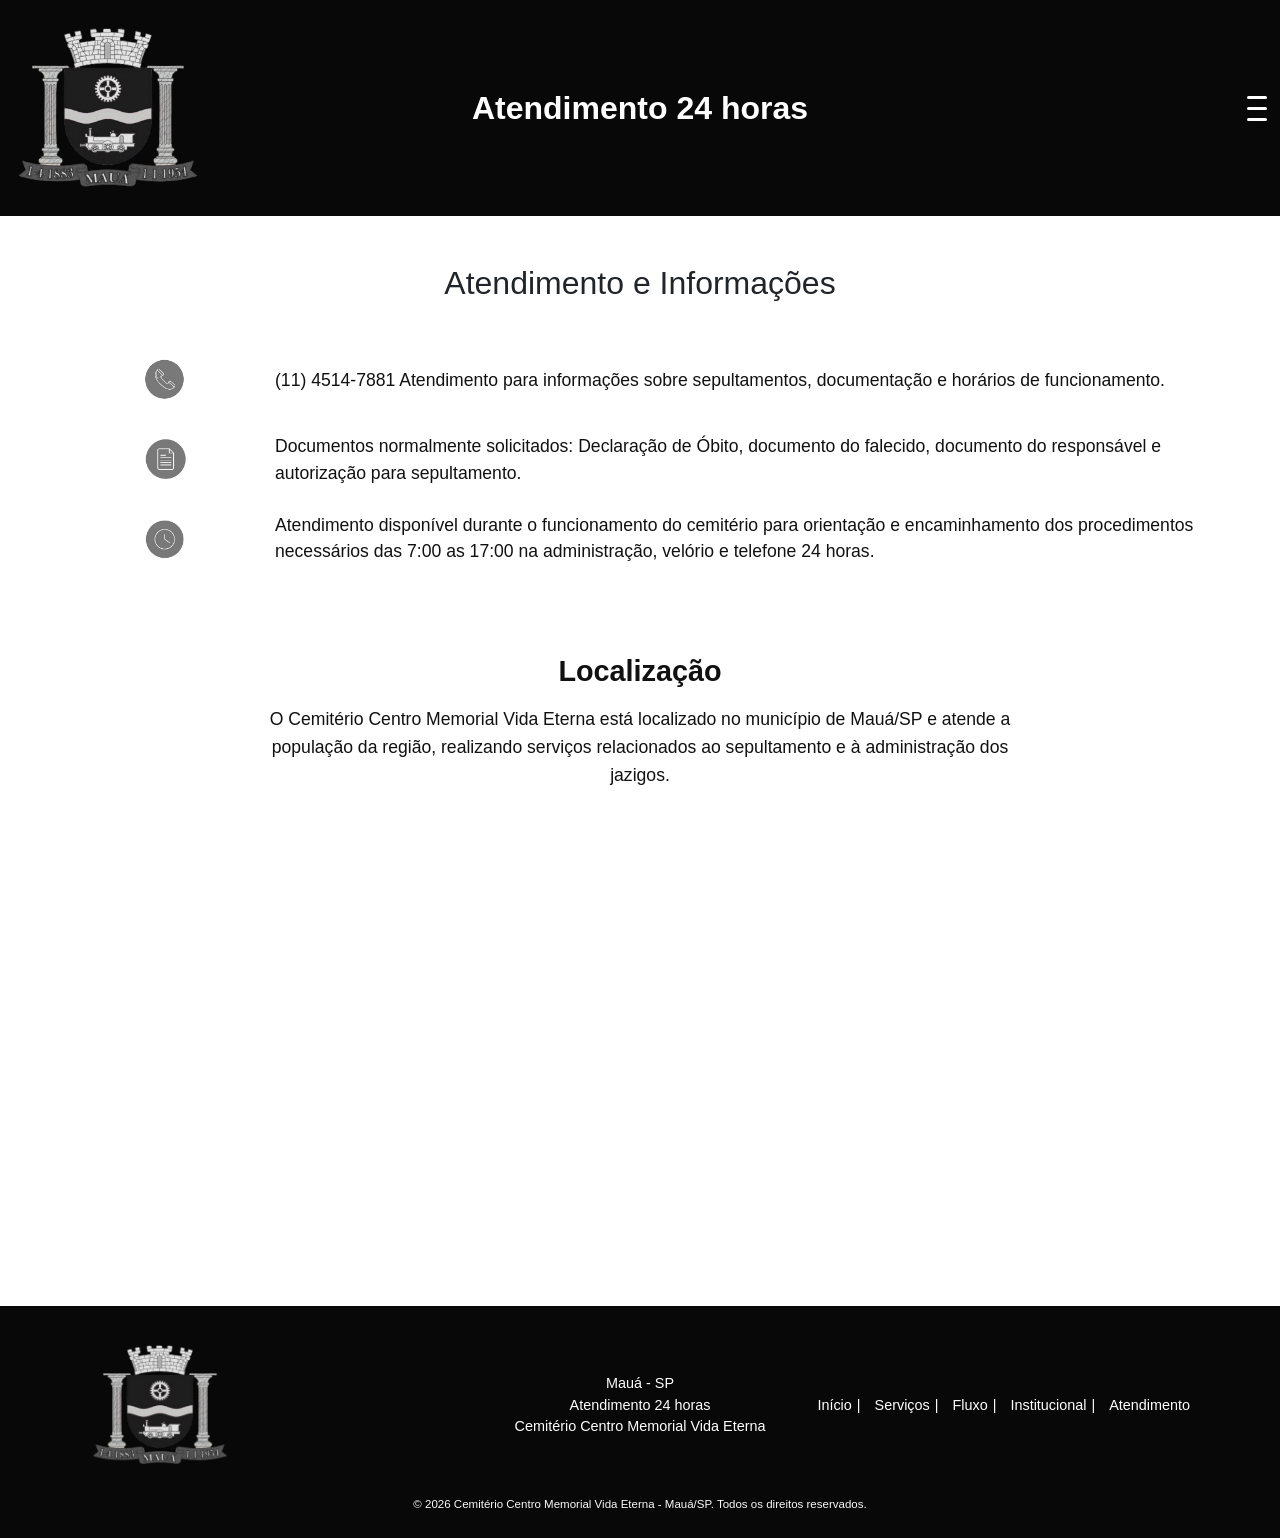
<file: atendimento.html>
<!DOCTYPE html>
<html lang="pt-br">

<head>
    <meta charset="UTF-8">
    <meta name="viewport" content="width=device-width, initial-scale=1.0">
    <title>Cemitério Centro Memorial Vida Eterna</title>
    <link rel="stylesheet" href="style/style.css">
    <link rel="stylesheet" href="https://stackpath.bootstrapcdn.com/bootstrap/4.1.3/css/bootstrap.min.css"
        integrity="sha384-MCw98/SFnGE8fJT3GXwEOngsV7Zt27NXFoaoApmYm81iuXoPkFOJwJ8ERdknLPMO" crossorigin="anonymous">
</head>

<body>

    <header class="header-vms d-flex align-items-center justify-content-between p-2">
        <div class="d-flex align-items-center" style="flex: 1;">
            <a href="index.html">
                <img src="img/logo.png" alt="VMS Móveis Planejados" class="logo">
            </a>
        </div>

        <div class="d-flex justify-content-center" style="flex: 1;">
            <h2 class="titulo-vms m-0 text-center">Atendimento 24 horas</h2>
        </div>

        <div class="d-flex justify-content-end" style="flex: 1;">
            <div class="menu-toggle" id="mobile-menu">
                <span class="bar"></span>
                <span class="bar"></span>
                <span class="bar"></span>
            </div>
        </div>
    </header>

  <div id="mySideMenu" class="side-menu">
    <a href="javascript:void(0)" class="close-btn" onclick="closeMenu()">&times;</a>
    <a href="index.html">Home</a>
    <a href="atendimento.html">Atendimento</a>
    <a href="serviços.html">serviços</a>
    <a href="fluxo.html">Fluxo</a>
    <a href="institucional.html">Institucional</a>
      <a href="cadastro.html">Cadastro</a>
</div>

   <main class="container my-5">

    <h2 class="text-center mb-5">Atendimento e Informações</h2>

    <div class="row mb-4 align-items-center">
        <div class="col-md-2 col-3 text-center">
            <img src="img/telefone.png" alt="Telefone" class="icon-contato">
        </div>
        <div class="col-md-10 col-9">
            <p class="texto-contato">
               (11) 4514-7881 Atendimento para informações sobre sepultamentos, documentação e horários de funcionamento.
            </p>
        </div>
    </div>

    <div class="row mb-4 align-items-center">
        <div class="col-md-2 col-3 text-center">
            <img src="img/doc.png" alt="Documentação" class="icon-contato">
        </div>
        <div class="col-md-10 col-9">
            <p class="texto-contato">
                Documentos normalmente solicitados:
                Declaração de Óbito, documento do falecido, documento do responsável e autorização para sepultamento.
            </p>
        </div>
    </div>

    <div class="row mb-4 align-items-center">
        <div class="col-md-2 col-3 text-center">
            <img src="img/relogio.png" alt="Horário" class="icon-contato">
        </div>
        <div class="col-md-10 col-9">
            <p class="texto-contato">
                Atendimento disponível durante o funcionamento do cemitério para orientação e encaminhamento dos procedimentos
                 necessários das 7:00 as 17:00 na administração, velório e telefone 24 horas.
            </p>
        </div>
    </div>

    <section class="info-extra mt-5 text-center">
        <h3 class="mb-3">Localização</h3>

        <p class="mb-4">
            O Cemitério Centro Memorial Vida Eterna está localizado no município de Mauá/SP e atende a população da região,
            realizando serviços relacionados ao sepultamento e à administração dos jazigos.
        </p>

      <iframe
    src="https://www.google.com/maps/embed?pb=!1m18!1m12!1m3!1d3653.8748694881388!2d-46.44717219481638!3d-23.680432443802406!2m3!1f0!2f0!3f0!3m2!1i1024!2i768!4f13.1!3m3!1m2!1s0x94ce6bfb8fd08885%3A0x861b0b9ce1df2a59!2sCemit%C3%A9rio%20Jardim%20Santa%20L%C3%ADdia!5e0!3m2!1spt-BR!2sbr!4v1780421863436!5m2!1spt-BR!2sbr"
    width="100%"
    height="350"
    style="border:0;"
    allowfullscreen=""
    loading="lazy"
    referrerpolicy="no-referrer-when-downgrade">
</iframe>
    </section>

</main>

  <footer class="footer-vms mt-5 py-4">
    <div class="container footer-grid">

        <div class="footer-left d-flex flex-column align-items-center align-items-md-start">
            <img src="img/logo.png" alt="Cemitério Municipal Santa Lídia" class="logo-footer">
        </div>

        <div class="footer-middle">
            <p class="m-0">Mauá - SP</p>
            <p class="m-0">Atendimento 24 horas</p>
            <p class="m-0">Cemitério Centro Memorial Vida Eterna</p>
        </div>

        <div class="footer-right">
            <a href="index.html" class="footer-link">Início</a>
            <a href="serviços.html" class="footer-link">Serviços</a>
            <a href="fluxo.html" class="footer-link">Fluxo</a>
            <a href="institucional.html" class="footer-link">Institucional</a>
            <a href="atendimento.html" class="footer-link">Atendimento</a>
        </div>

    </div>

    <div class="text-center mt-3 small text-light">
        © 2026 Cemitério Centro Memorial Vida Eterna - Mauá/SP. Todos os direitos reservados.
    </div>
</footer>



    <script src="https://code.jquery.com/jquery-3.3.1.slim.min.js"
        integrity="sha384-q8i/X+965DzO0rT7abK41JStQIAqVgRVzpbzo5smXKp4YfRvH+8abtTE1Pi6jizo"
        crossorigin="anonymous"></script>
    <script src="https://cdnjs.cloudflare.com/ajax/libs/popper.js/1.14.3/umd/popper.min.js"
        integrity="sha384-ZMP7rVo3mIykV+2+9J3UJ46jBk0WLaUAdn689aCwoqbBJiSnjAK/l8WvCWPIPm49"
        crossorigin="anonymous"></script>
    <script src="https://stackpath.bootstrapcdn.com/bootstrap/4.1.3/js/bootstrap.min.js"
        integrity="sha384-ChfqqxuZUCnJSK3+MXmPNIyE6ZbWh2IMqE241rYiqJxyMiZ6OW/JmZQ5stwEULTy"
        crossorigin="anonymous"></script>

    <script>

        const mobileMenu = document.getElementById('mobile-menu');
        const sideMenu = document.getElementById('mySideMenu');

        mobileMenu.addEventListener('click', () => {
            mobileMenu.classList.toggle('active');
            if (sideMenu.style.width === '250px') {
                sideMenu.style.width = '0';
            } else {
                sideMenu.style.width = '250px';
            }
        });

        function closeMenu() {
            sideMenu.style.width = '0';
            mobileMenu.classList.remove('active');
        }
    </script>

</body>

</html>
</file>
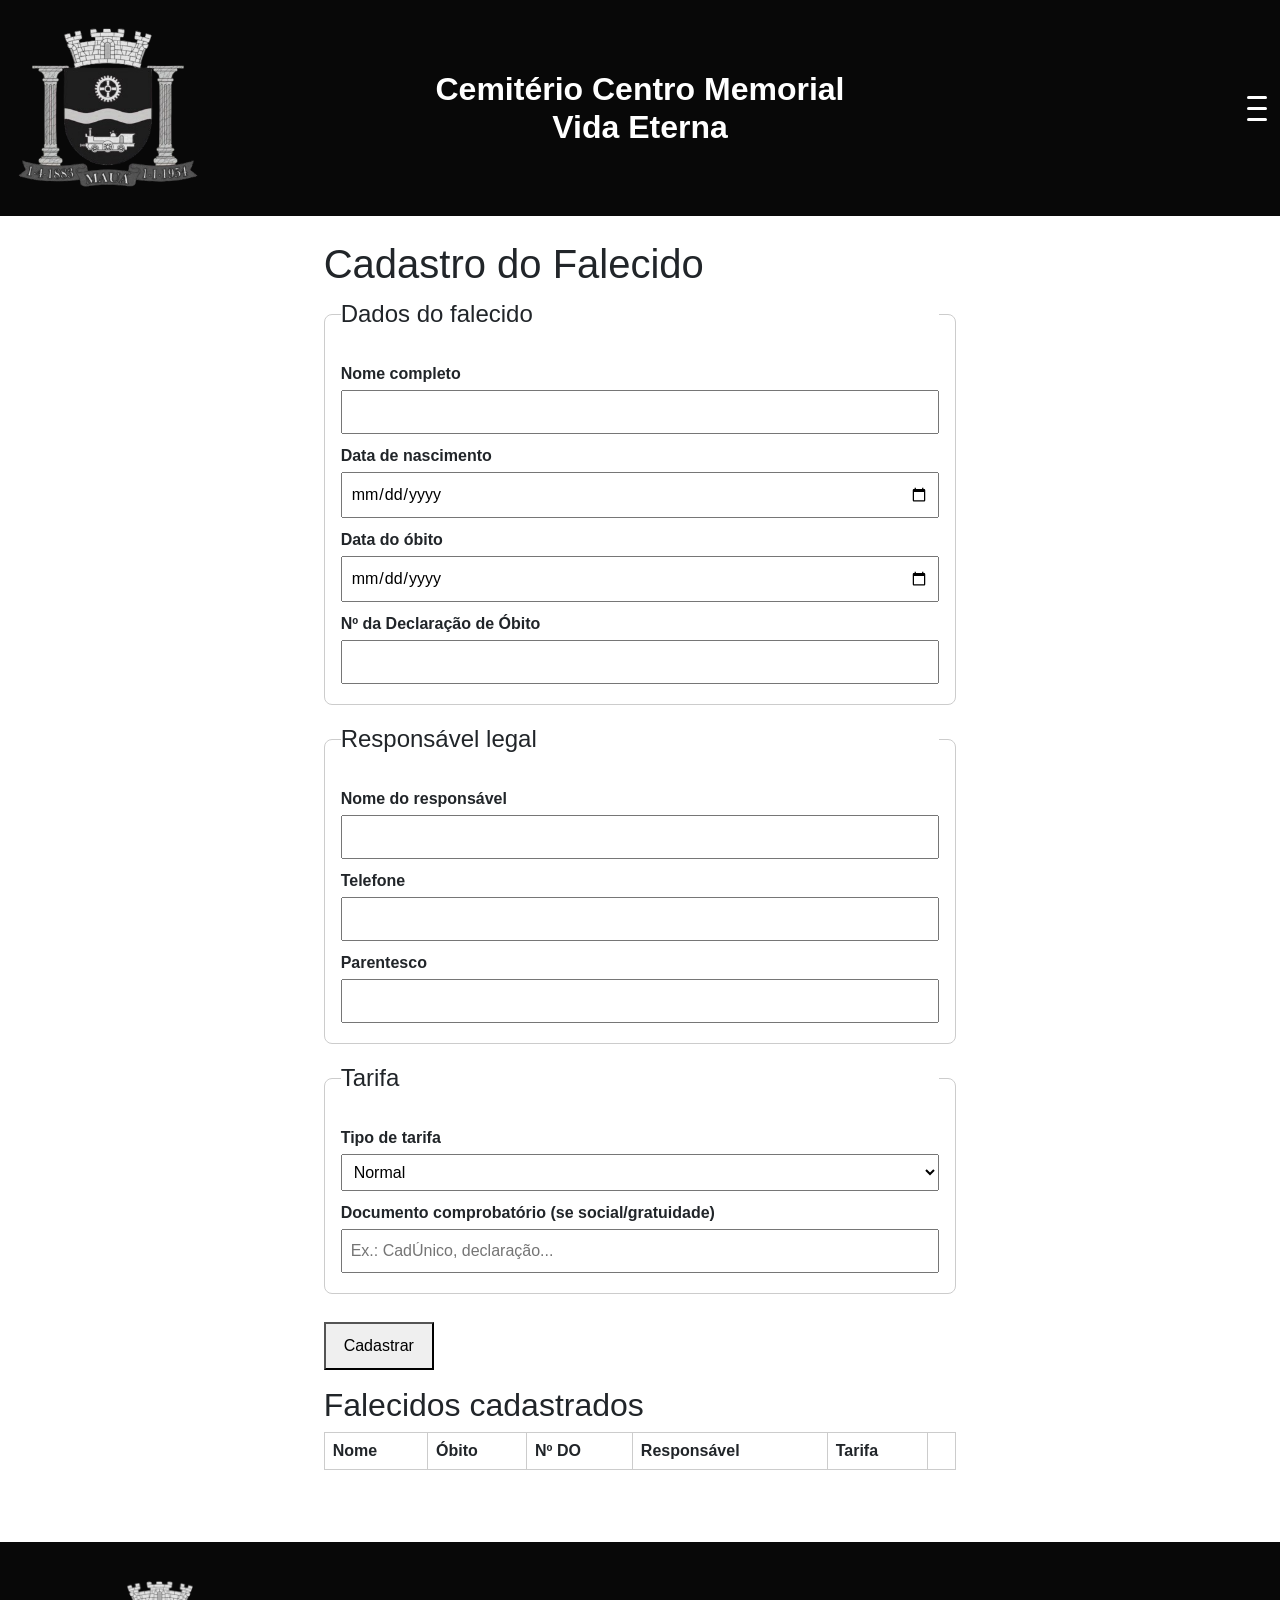
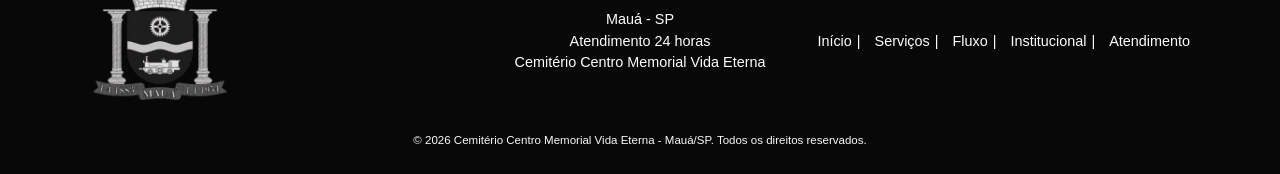
<file: cadastro.html>
<!DOCTYPE html>
<html lang="pt-BR">
<head>
  <meta charset="UTF-8">
  <meta name="viewport" content="width=device-width, initial-scale=1.0">
  <title>Cadastro do Falecido | Memorial Vida Eterna</title>
 <link rel="stylesheet" href="style/style.css">
    <link rel="stylesheet" href="https://stackpath.bootstrapcdn.com/bootstrap/4.1.3/css/bootstrap.min.css"
        integrity="sha384-MCw98/SFnGE8fJT3GXwEOngsV7Zt27NXFoaoApmYm81iuXoPkFOJwJ8ERdknLPMO" crossorigin="anonymous">
  <style>
    .cadastro { max-width: 760px; margin: 24px auto; padding: 0 16px; }
    .cadastro fieldset { border: 1px solid #ccc; border-radius: 8px; margin-bottom: 16px; padding: 12px 16px; }
    .cadastro label { display: block; margin-top: 10px; font-weight: 600; }
    .cadastro input, .cadastro select { width: 100%; padding: 8px; margin-top: 4px; box-sizing: border-box; }
    .cadastro button { margin-top: 12px; padding: 10px 18px; cursor: pointer; }
    #mensagem.ok { color: #1a7f37; } #mensagem.erro { color: #b42318; }
    .tabela-wrap { overflow-x: auto; }
    table { border-collapse: collapse; width: 100%; }
    th, td { border: 1px solid #ccc; padding: 6px 8px; text-align: left; }
  </style>
</head>
<body>
      <header class="header-vms d-flex align-items-center justify-content-between p-2">
        <div class="d-flex align-items-center" style="flex: 1;">
            <a href="index.html">
                <img src="img/logo.png" alt="VMS Móveis Planejados" class="logo">
            </a>
        </div>

        <div class="d-flex justify-content-center" style="flex: 1;">
            <h2 class="titulo-vms m-0 text-center">Cemitério Centro Memorial Vida Eterna</h2>
        </div>

        <div class="d-flex justify-content-end" style="flex: 1;">
            <div class="menu-toggle" id="mobile-menu">
                <span class="bar"></span>
                <span class="bar"></span>
                <span class="bar"></span>
            </div>
        </div>
    </header>

  <main class="cadastro">
    <h1>Cadastro do Falecido</h1>

    <form id="form-falecido" novalidate>
      <fieldset>
        <legend>Dados do falecido</legend>
        <label>Nome completo
          <input type="text" name="nome" required>
        </label>
        <label>Data de nascimento
          <input type="date" name="dataNascimento" required>
        </label>
        <label>Data do óbito
          <input type="date" name="dataObito" required>
        </label>
        <label>Nº da Declaração de Óbito
          <input type="text" name="numeroDO" required>
        </label>
      </fieldset>

      <fieldset>
        <legend>Responsável legal</legend>
        <label>Nome do responsável
          <input type="text" name="respNome" required>
        </label>
        <label>Telefone
          <input type="tel" name="respTelefone" required>
        </label>
        <label>Parentesco
          <input type="text" name="respParentesco">
        </label>
      </fieldset>

      <fieldset>
        <legend>Tarifa</legend>
        <label>Tipo de tarifa
          <select name="tarifa">
            <option value="normal">Normal</option>
            <option value="social">Tarifa social</option>
            <option value="gratuidade">Gratuidade</option>
          </select>
        </label>
        <label>Documento comprobatório (se social/gratuidade)
          <input type="text" name="comprovante" placeholder="Ex.: CadÚnico, declaração...">
        </label>
      </fieldset>

      <button type="submit">Cadastrar</button>
      <p id="mensagem" role="alert"></p>
    </form>

    <h2>Falecidos cadastrados</h2>
    <div class="tabela-wrap">
      <table id="tabela">
        <thead>
          <tr><th>Nome</th><th>Óbito</th><th>Nº DO</th><th>Responsável</th><th>Tarifa</th><th></th></tr>
        </thead>
        <tbody></tbody>
      </table>
    </div>
  </main>

<footer class="footer-vms mt-5 py-4">
    <div class="container footer-grid">

        <div class="footer-left d-flex flex-column align-items-center align-items-md-start">
            <img src="img/logo.png" alt="Cemitério Municipal Santa Lídia" class="logo-footer">
        </div>

        <div class="footer-middle">
            <p class="m-0">Mauá - SP</p>
            <p class="m-0">Atendimento 24 horas</p>
            <p class="m-0">Cemitério Centro Memorial Vida Eterna</p>
        </div>

        <div class="footer-right">
            <a href="index.html" class="footer-link">Início</a>
            <a href="serviços.html" class="footer-link">Serviços</a>
            <a href="fluxo.html" class="footer-link">Fluxo</a>
            <a href="institucional.html" class="footer-link">Institucional</a>
            <a href="atendimento.html" class="footer-link">Atendimento</a>
        </div>

    </div>

    <div class="text-center mt-3 small text-light">
        © 2026 Cemitério Centro Memorial Vida Eterna - Mauá/SP. Todos os direitos reservados.
    </div>
</footer>

    <script src="https://code.jquery.com/jquery-3.3.1.slim.min.js"
        integrity="sha384-q8i/X+965DzO0rT7abK41JStQIAqVgRVzpbzo5smXKp4YfRvH+8abtTE1Pi6jizo"
        crossorigin="anonymous"></script>
    <script src="https://cdnjs.cloudflare.com/ajax/libs/popper.js/1.14.3/umd/popper.min.js"
        integrity="sha384-ZMP7rVo3mIykV+2+9J3UJ46jBk0WLaUAdn689aCwoqbBJiSnjAK/l8WvCWPIPm49"
        crossorigin="anonymous"></script>
    <script src="https://stackpath.bootstrapcdn.com/bootstrap/4.1.3/js/bootstrap.min.js"
        integrity="sha384-ChfqqxuZUCnJSK3+MXmPNIyE6ZbWh2IMqE241rYiqJxyMiZ6OW/JmZQ5stwEULTy"
        crossorigin="anonymous"></script>

<script src="https://cdn.jsdelivr.net/npm/bootstrap@5.3.0-alpha1/dist/js/bootstrap.bundle.min.js"></script>

    <script>
        const mobileMenu = document.getElementById('mobile-menu');
        const sideMenu = document.getElementById('mySideMenu');

        mobileMenu.addEventListener('click', () => {
            mobileMenu.classList.toggle('active');
            if (sideMenu.style.width === '250px') {
                sideMenu.style.width = '0';
            } else {
                sideMenu.style.width = '250px';
            }
        });

        function closeMenu() {
            sideMenu.style.width = '0';
            mobileMenu.classList.remove('active');
        }
    </script>

</body>

</html>
</file>
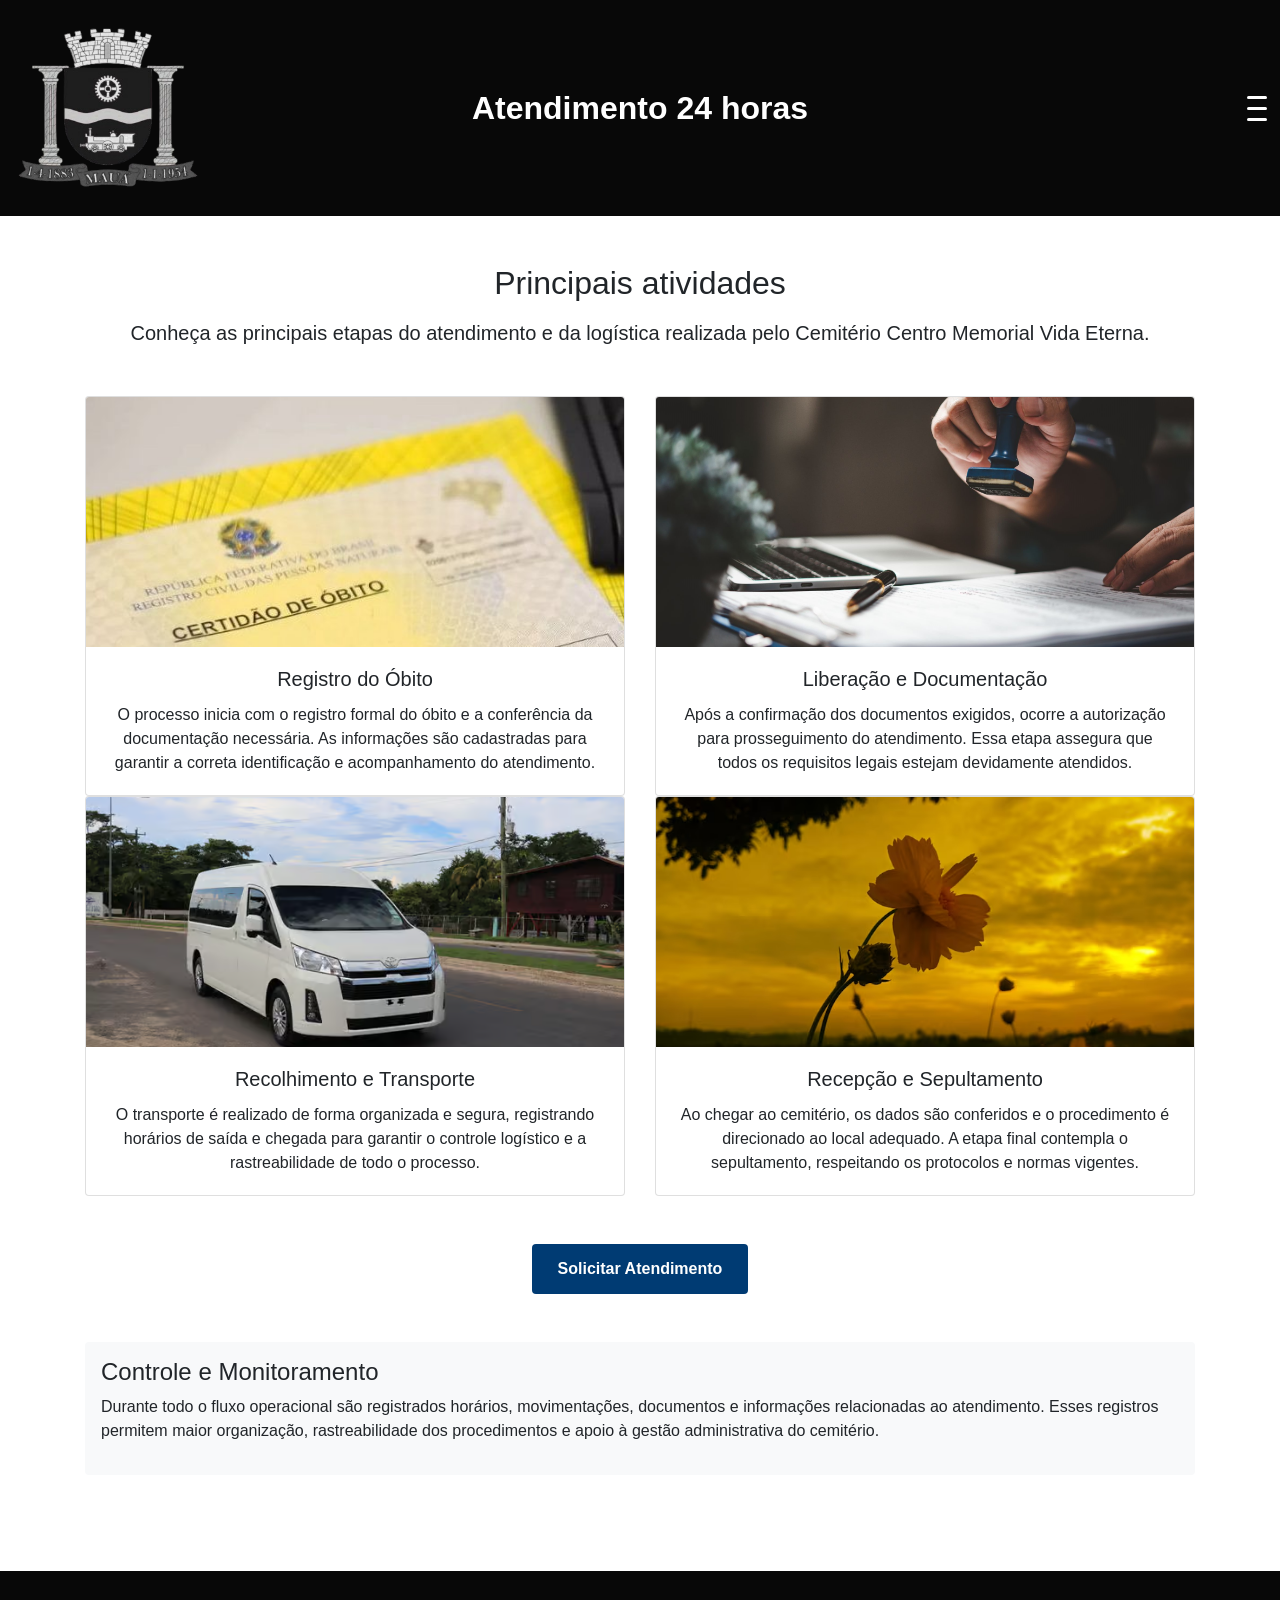
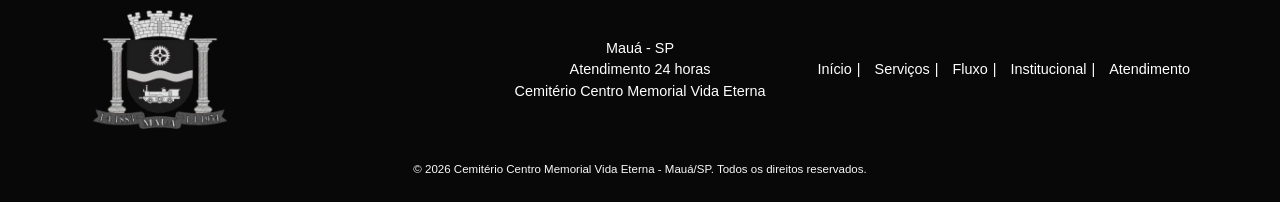
<file: fluxo.html>
<!DOCTYPE html>
<html lang="pt-br">

<head>
    <meta charset="UTF-8">
    <meta name="viewport" content="width=device-width, initial-scale=1.0">
    <title>Cemitério Centro Memorial Vida Eterna</title>
    <link rel="stylesheet" href="style/style.css">
    <link rel="stylesheet" href="https://stackpath.bootstrapcdn.com/bootstrap/4.1.3/css/bootstrap.min.css"
        integrity="sha384-MCw98/SFnGE8fJT3GXwEOngsV7Zt27NXFoaoApmYm81iuXoPkFOJwJ8ERdknLPMO" crossorigin="anonymous">
</head>

<body>

     <header class="header-vms d-flex align-items-center justify-content-between p-2">
        <div class="d-flex align-items-center" style="flex: 1;">
            <a href="index.html">
                <img src="img/logo.png" alt="VMS Móveis Planejados" class="logo">
            </a>
        </div>

        <div class="d-flex justify-content-center" style="flex: 1;">
            <h2 class="titulo-vms m-0 text-center">Atendimento 24 horas</h2>
        </div>

        <div class="d-flex justify-content-end" style="flex: 1;">
            <div class="menu-toggle" id="mobile-menu">
                <span class="bar"></span>
                <span class="bar"></span>
                <span class="bar"></span>
            </div>
        </div>
    </header>

  <div id="mySideMenu" class="side-menu">
    <a href="javascript:void(0)" class="close-btn" onclick="closeMenu()">&times;</a>
    <a href="index.html">Home</a>
    <a href="atendimento.html">Atendimento</a>
    <a href="serviços.html">serviços</a>
    <a href="fluxo.html">Fluxo</a>
    <a href="institucional.html">Institucional</a>
      <a href="cadastro.html">Cadastro</a>
</div>


 <main class="container my-5">

  <div class="text-center mb-5">
     <h2 class="mb-3">Principais atividades</h2>
    <p class="lead">
        Conheça as principais etapas do atendimento e da logística realizada pelo Cemitério Centro Memorial Vida Eterna.
    </p>
  </div>
<div class="row g-4">
  <div class="col-md-6 col-sm-12">
    <div class="card shadow-sm">
      <img src="img/certiao_de_obito.jpg" class="card-img-top img-projeto" alt="certidão de obito">
      <div class="card-body text-center">
        <h5 class="card-title">Registro do Óbito</h5>
<p class="card-text">
    O processo inicia com o registro formal do óbito e a conferência da documentação necessária.
     As informações são cadastradas para garantir a correta identificação e acompanhamento do atendimento.
</p>
      </div>
    </div>
  </div>

    <div class="col-md-6 col-sm-12">
      <div class="card shadow-sm">
        <img src="img/aprovação.jpg" class="card-img-top img-projeto" alt="aprovação">
        <div class="card-body text-center">
         <h5 class="card-title">Liberação e Documentação</h5>
<p class="card-text">
    Após a confirmação dos documentos exigidos, ocorre a autorização para prosseguimento do atendimento.
     Essa etapa assegura que todos os requisitos legais estejam devidamente atendidos.
</p>
        </div>
      </div>
    </div>

    <div class="col-md-6 col-sm-12">
      <div class="card shadow-sm">
        <img src="img/servico_funerario_sl.png" class="card-img-top img-projeto" alt="seviço funerario cemiterio santa lídia">
        <div class="card-body text-center">
          <h5 class="card-title">Recolhimento e Transporte</h5>
<p class="card-text">
    O transporte é realizado de forma organizada e segura, registrando horários de saída e chegada para garantir o controle
     logístico e a rastreabilidade de todo o processo.
</p>
        </div>
      </div>
    </div>

    <div class="col-md-6 col-sm-12">
      <div class="card shadow-sm">
        <img src="img/sepultamento.png" class="card-img-top img-projeto" alt="Flor">
        <div class="card-body text-center">
          <h5 class="card-title">Recepção e Sepultamento</h5>
<p class="card-text">
    Ao chegar ao cemitério, os dados são conferidos e o procedimento é direcionado ao local adequado.
     A etapa final contempla o sepultamento, respeitando os protocolos e normas vigentes.
</p>
        </div>
      </div>
    </div>
    </div>

 <div class="text-center mt-5">
    <a href="atendimento.html" class="btn"
       style="background-color: #003B73; color: #fff; font-weight: 600; padding: 12px 25px;">
       Solicitar Atendimento
    </a>
</div>

  <div class="mt-5 p-3 bg-light rounded shadow-sm">
    <h4>Controle e Monitoramento</h4>
    <p>
        Durante todo o fluxo operacional são registrados horários, movimentações,
        documentos e informações relacionadas ao atendimento. Esses registros
        permitem maior organização, rastreabilidade dos procedimentos e apoio à
        gestão administrativa do cemitério.
    </p>
</div>

</main>






    <footer class="footer-vms mt-5 py-4">
    <div class="container footer-grid">

        <div class="footer-left d-flex flex-column align-items-center align-items-md-start">
            <img src="img/logo.png" alt="Cemitério Municipal Santa Lídia" class="logo-footer">
        </div>

        <div class="footer-middle">
            <p class="m-0">Mauá - SP</p>
            <p class="m-0">Atendimento 24 horas</p>
            <p class="m-0">Cemitério Centro Memorial Vida Eterna</p>
        </div>

        <div class="footer-right">
            <a href="index.html" class="footer-link">Início</a>
            <a href="serviços.html" class="footer-link">Serviços</a>
            <a href="fluxo.html" class="footer-link">Fluxo</a>
            <a href="institucional.html" class="footer-link">Institucional</a>
            <a href="atendimento.html" class="footer-link">Atendimento</a>
        </div>

    </div>

    <div class="text-center mt-3 small text-light">
        © 2026 Cemitério Centro Memorial Vida Eterna - Mauá/SP. Todos os direitos reservados.
    </div>
</footer>

    <script src="https://code.jquery.com/jquery-3.3.1.slim.min.js"
        integrity="sha384-q8i/X+965DzO0rT7abK41JStQIAqVgRVzpbzo5smXKp4YfRvH+8abtTE1Pi6jizo"
        crossorigin="anonymous"></script>
    <script src="https://cdnjs.cloudflare.com/ajax/libs/popper.js/1.14.3/umd/popper.min.js"
        integrity="sha384-ZMP7rVo3mIykV+2+9J3UJ46jBk0WLaUAdn689aCwoqbBJiSnjAK/l8WvCWPIPm49"
        crossorigin="anonymous"></script>
    <script src="https://stackpath.bootstrapcdn.com/bootstrap/4.1.3/js/bootstrap.min.js"
        integrity="sha384-ChfqqxuZUCnJSK3+MXmPNIyE6ZbWh2IMqE241rYiqJxyMiZ6OW/JmZQ5stwEULTy"
        crossorigin="anonymous"></script>

    <script>
        const mobileMenu = document.getElementById('mobile-menu');
        const sideMenu = document.getElementById('mySideMenu');

        mobileMenu.addEventListener('click', () => {
            mobileMenu.classList.toggle('active');
            if (sideMenu.style.width === '250px') {
                sideMenu.style.width = '0';
            } else {
                sideMenu.style.width = '250px';
            }
        });

        function closeMenu() {
            sideMenu.style.width = '0';
            mobileMenu.classList.remove('active');
        }
    </script>

</body>

</html>
</file>
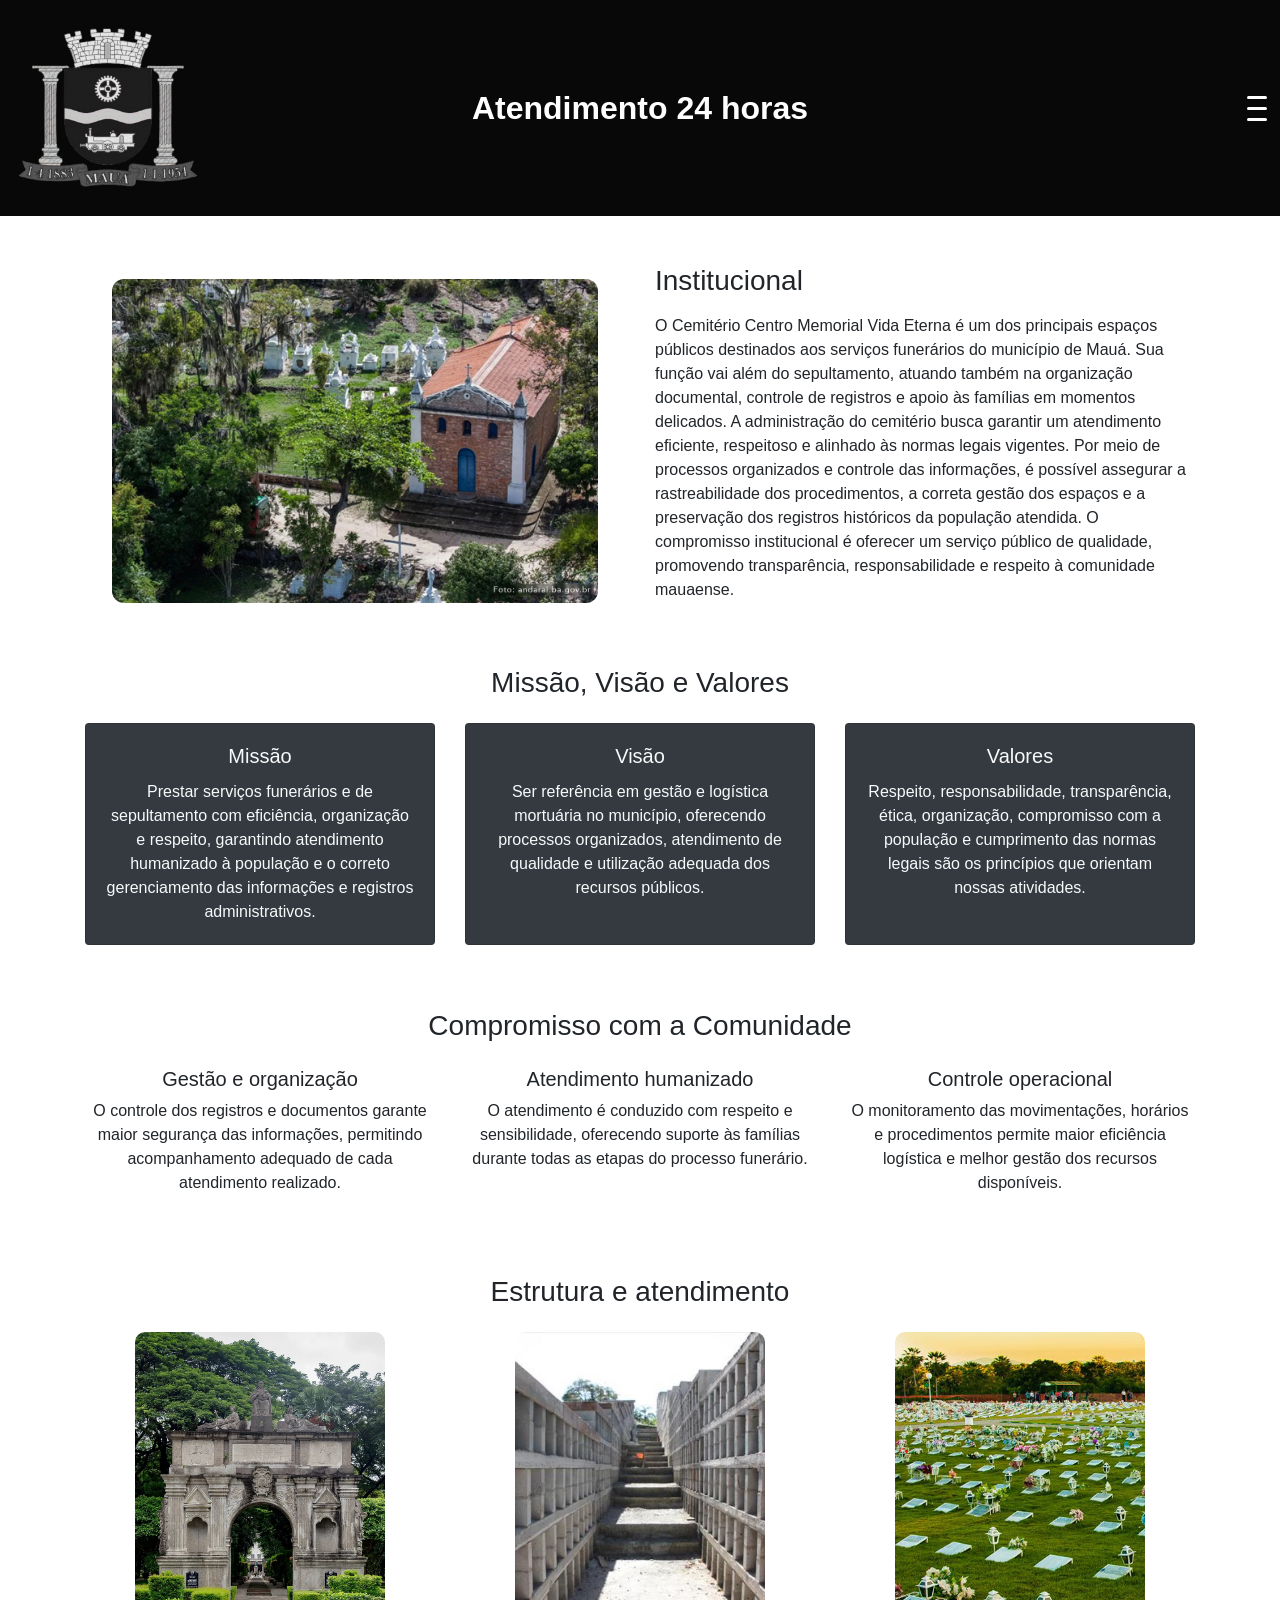
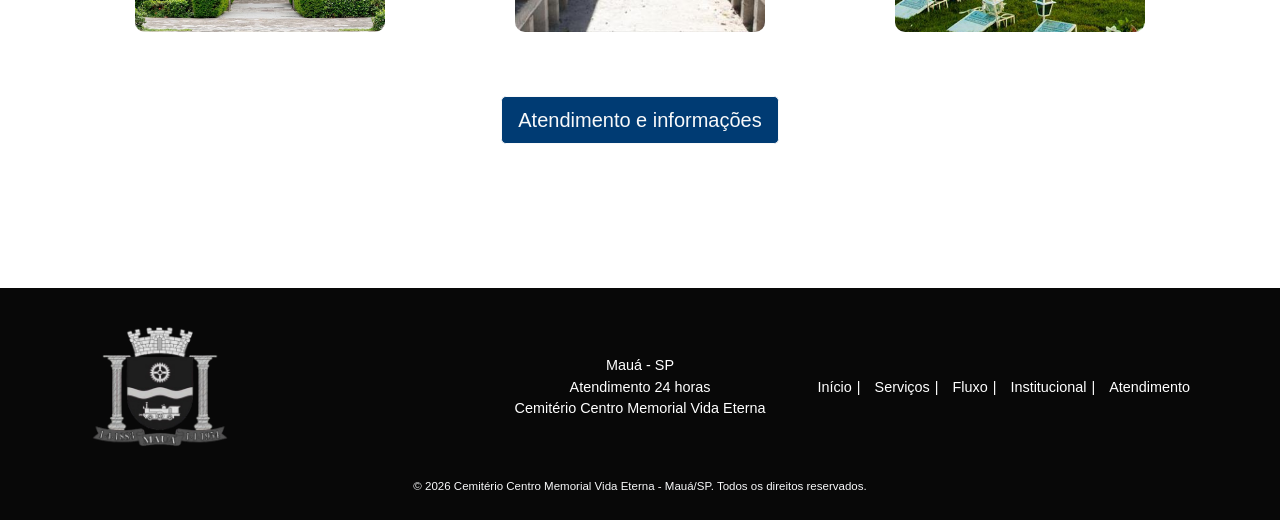
<file: institucional.html>
<!DOCTYPE html>
<html lang="pt-br">

<head>
    <meta charset="UTF-8">
    <meta name="viewport" content="width=device-width, initial-scale=1.0">
    <title>Cemitério Centro Memorial Vida Eterna</title>
    <link rel="stylesheet" href="style/style.css">
    <link rel="stylesheet" href="https://stackpath.bootstrapcdn.com/bootstrap/4.1.3/css/bootstrap.min.css"
        integrity="sha384-MCw98/SFnGE8fJT3GXwEOngsV7Zt27NXFoaoApmYm81iuXoPkFOJwJ8ERdknLPMO" crossorigin="anonymous">
</head>

<body>

        <header class="header-vms d-flex align-items-center justify-content-between p-2">
        <div class="d-flex align-items-center" style="flex: 1;">
            <a href="index.html">
                <img src="img/logo.png" alt="VMS Móveis Planejados" class="logo">
            </a>
        </div>

        <div class="d-flex justify-content-center" style="flex: 1;">
            <h2 class="titulo-vms m-0 text-center">Atendimento 24 horas</h2>
        </div>

        <div class="d-flex justify-content-end" style="flex: 1;">
            <div class="menu-toggle" id="mobile-menu">
                <span class="bar"></span>
                <span class="bar"></span>
                <span class="bar"></span>
            </div>
        </div>
    </header>

  <div id="mySideMenu" class="side-menu">
    <a href="javascript:void(0)" class="close-btn" onclick="closeMenu()">&times;</a>
    <a href="index.html">Home</a>
    <a href="atendimento.html">Atendimento</a>
    <a href="serviços.html">serviços</a>
    <a href="fluxo.html">Fluxo</a>
    <a href="institucional.html">Institucional</a>
      <a href="cadastro.html">Cadastro</a>
</div>

<main class="container my-5">

  <!-- SOBRE NÓS -->
  <section class="mb-5">
    <div class="row align-items-center">
      <div class="col-md-6">
        <img src="img/Capela_santa_lidia.png" alt="Capela_interna_cemiterio_santa_lídia" class="historia-img">
      </div>
      <div class="col-md-6">
        <h3 class="mb-3">Institucional</h3>

<p>
  O Cemitério Centro Memorial Vida Eterna é um dos principais espaços públicos destinados aos
  serviços funerários do município de Mauá. Sua função vai além do sepultamento, atuando
  também na organização documental, controle de registros e apoio às famílias em momentos
  delicados.

  A administração do cemitério busca garantir um atendimento eficiente, respeitoso e
  alinhado às normas legais vigentes. Por meio de processos organizados e controle das
  informações, é possível assegurar a rastreabilidade dos procedimentos, a correta gestão
  dos espaços e a preservação dos registros históricos da população atendida.

  O compromisso institucional é oferecer um serviço público de qualidade, promovendo
  transparência, responsabilidade e respeito à comunidade mauaense.
</p>
      </div>
    </div>
  </section>

  <!-- MISSÃO, VISÃO E VALORES -->
  <section class="mb-5 text-center">
    <h3 class="mb-4">Missão, Visão e Valores</h3>
    <div class="row">
      <div class="col-md-4 mb-3">
        <div class="card bg-dark text-light h-100 shadow-sm">
          <div class="card-body">
            <h5 class="card-title">Missão</h5>
           <p class="card-text">
  Prestar serviços funerários e de sepultamento com eficiência, organização e respeito,
  garantindo atendimento humanizado à população e o correto gerenciamento das informações
  e registros administrativos.
</p>
          </div>
        </div>
      </div>
      <div class="col-md-4 mb-3">
        <div class="card bg-dark text-light h-100 shadow-sm">
          <div class="card-body">
            <h5 class="card-title">Visão</h5>
           <p class="card-text">
  Ser referência em gestão e logística mortuária no município, oferecendo processos
  organizados, atendimento de qualidade e utilização adequada dos recursos públicos.
</p>
          </div>
        </div>
      </div>
      <div class="col-md-4 mb-3">
        <div class="card bg-dark text-light h-100 shadow-sm">
          <div class="card-body">
            <h5 class="card-title">Valores</h5>
            <p class="card-text">
  Respeito, responsabilidade, transparência, ética, organização, compromisso com a
  população e cumprimento das normas legais são os princípios que orientam nossas atividades.
</p>
          </div>
        </div>
      </div>
    </div>
  </section>

  <!-- DIFERENCIAL -->
  <section class="mb-5">
    <h3 class="mb-4 text-center">Compromisso com a Comunidade</h3>
    <div class="row text-center">
      <div class="col-md-4 mb-3">
        <i class="fas fa-couch fa-3x mb-2"></i>
        <h5>Gestão e organização</h5>
        <p>
  O controle dos registros e documentos garante maior segurança das informações,
  permitindo acompanhamento adequado de cada atendimento realizado.
</p>
      </div>
      <div class="col-md-4 mb-3">
        <i class="fas fa-tools fa-3x mb-2"></i>
        <h5>Atendimento humanizado</h5>
       <p>
  O atendimento é conduzido com respeito e sensibilidade, oferecendo suporte às famílias
  durante todas as etapas do processo funerário.
</p>
      </div>
      <div class="col-md-4 mb-3">
        <i class="fas fa-star fa-3x mb-2"></i>
        <h5>Controle operacional</h5>
       <p>
  O monitoramento das movimentações, horários e procedimentos permite maior eficiência
  logística e melhor gestão dos recursos disponíveis.
</p>
      </div>
    </div>
  </section>

  <section class="mb-5">
    <h3 class="mb-4 text-center">Estrutura e atendimento</h3>
    <div class="row">
      <div class="col-md-4 mb-3">
        <img src="img/velorio_santa_lidia.png" alt="Velorio_municipal" class="sobre-img">
      </div>
      <div class="col-md-4 mb-3">
        <img src="img/ossário.jpg" alt="ossário municipal" class="sobre-img">
      </div>
      <div class="col-md-4 mb-3">
        <img src="img/cemiterio-santa-lidia_jazigo.jpg" alt="Jazigos_internos" class="sobre-img">
      </div>
    </div>
  </section>

<section class="text-center mb-5">
  <a href="atendimento.html" class="btn btn-outline-light btn-lg text-light"
     style="background-color:#003B73;">
      Atendimento e informações
  </a>
</section>
 

</main>




    <footer class="footer-vms mt-5 py-4">
    <div class="container footer-grid">

        <div class="footer-left d-flex flex-column align-items-center align-items-md-start">
            <img src="img/logo.png" alt="Cemitério Municipal Santa Lídia" class="logo-footer">
        </div>

        <div class="footer-middle">
            <p class="m-0">Mauá - SP</p>
            <p class="m-0">Atendimento 24 horas</p>
            <p class="m-0">Cemitério Centro Memorial Vida Eterna</p>
        </div>

        <div class="footer-right">
            <a href="index.html" class="footer-link">Início</a>
            <a href="serviços.html" class="footer-link">Serviços</a>
            <a href="fluxo.html" class="footer-link">Fluxo</a>
            <a href="institucional.html" class="footer-link">Institucional</a>
            <a href="atendimento.html" class="footer-link">Atendimento</a>
        </div>

    </div>

    <div class="text-center mt-3 small text-light">
        © 2026 Cemitério Centro Memorial Vida Eterna - Mauá/SP. Todos os direitos reservados.
    </div>
</footer>

    <script src="https://code.jquery.com/jquery-3.3.1.slim.min.js"
        integrity="sha384-q8i/X+965DzO0rT7abK41JStQIAqVgRVzpbzo5smXKp4YfRvH+8abtTE1Pi6jizo"
        crossorigin="anonymous"></script>
    <script src="https://cdnjs.cloudflare.com/ajax/libs/popper.js/1.14.3/umd/popper.min.js"
        integrity="sha384-ZMP7rVo3mIykV+2+9J3UJ46jBk0WLaUAdn689aCwoqbBJiSnjAK/l8WvCWPIPm49"
        crossorigin="anonymous"></script>
    <script src="https://stackpath.bootstrapcdn.com/bootstrap/4.1.3/js/bootstrap.min.js"
        integrity="sha384-ChfqqxuZUCnJSK3+MXmPNIyE6ZbWh2IMqE241rYiqJxyMiZ6OW/JmZQ5stwEULTy"
        crossorigin="anonymous"></script>

    <script>
        const mobileMenu = document.getElementById('mobile-menu');
        const sideMenu = document.getElementById('mySideMenu');

        mobileMenu.addEventListener('click', () => {
            mobileMenu.classList.toggle('active');
            if (sideMenu.style.width === '250px') {
                sideMenu.style.width = '0';
            } else {
                sideMenu.style.width = '250px';
            }
        });

        function closeMenu() {
            sideMenu.style.width = '0';
            mobileMenu.classList.remove('active');
        }
    </script>

</body>

</html>
</file>
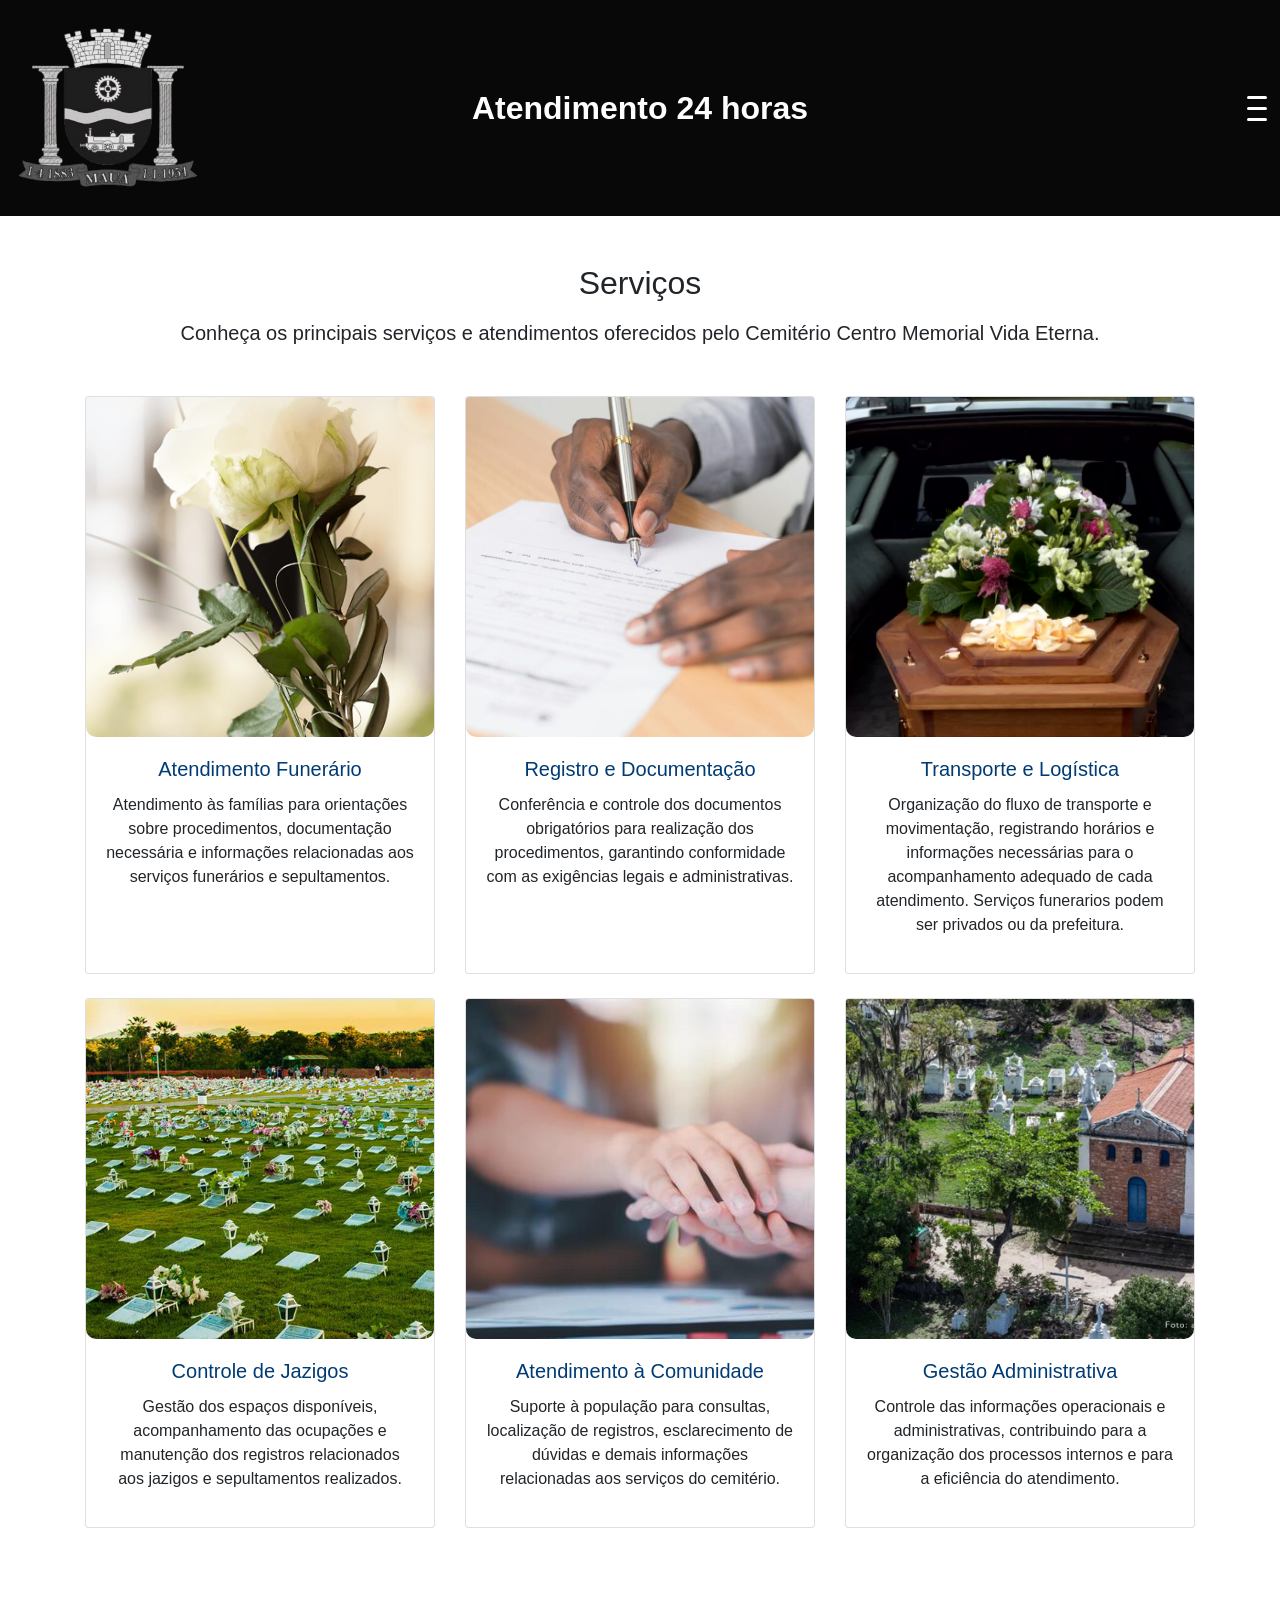
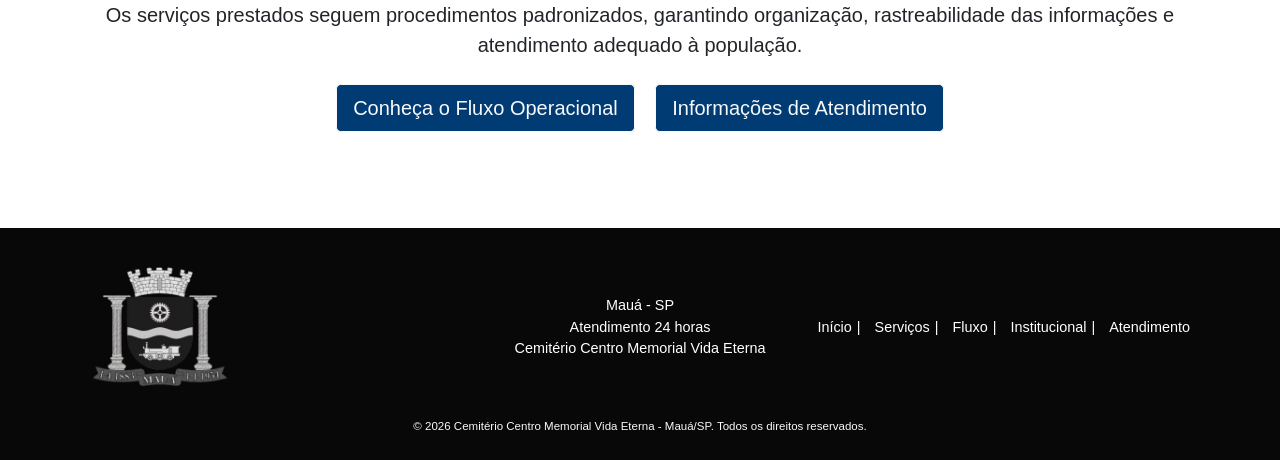
<file: serviços.html>
<!DOCTYPE html>
<html lang="pt-br">

<head>
  <meta charset="UTF-8">
  <meta name="viewport" content="width=device-width, initial-scale=1.0">
  <title>Cemitério Centro Memorial Vida Eterna</title>
  <link rel="stylesheet" href="style/style.css">
  <link rel="stylesheet" href="https://stackpath.bootstrapcdn.com/bootstrap/4.1.3/css/bootstrap.min.css"
    integrity="sha384-MCw98/SFnGE8fJT3GXwEOngsV7Zt27NXFoaoApmYm81iuXoPkFOJwJ8ERdknLPMO" crossorigin="anonymous">
</head>

<body>

    <header class="header-vms d-flex align-items-center justify-content-between p-2">
        <div class="d-flex align-items-center" style="flex: 1;">
            <a href="index.html">
                <img src="img/logo.png" alt="VMS Móveis Planejados" class="logo">
            </a>
        </div>

        <div class="d-flex justify-content-center" style="flex: 1;">
            <h2 class="titulo-vms m-0 text-center">Atendimento 24 horas</h2>
        </div>

        <div class="d-flex justify-content-end" style="flex: 1;">
            <div class="menu-toggle" id="mobile-menu">
                <span class="bar"></span>
                <span class="bar"></span>
                <span class="bar"></span>
            </div>
        </div>
    </header>

  <div id="mySideMenu" class="side-menu">
    <a href="javascript:void(0)" class="close-btn" onclick="closeMenu()">&times;</a>
    <a href="index.html">Home</a>
    <a href="atendimento.html">Atendimento</a>
    <a href="serviços.html">serviços</a>
    <a href="fluxo.html">Fluxo</a>
    <a href="institucional.html">Institucional</a>
      <a href="cadastro.html">Cadastro</a>
</div>

  <main class="container my-5">

    <div class="text-center mb-5">
  <h2 class="mb-3">Serviços</h2>
  <p class="lead">
    Conheça os principais serviços e atendimentos oferecidos pelo Cemitério Centro Memorial Vida Eterna.
  </p>
</div>

    <div class="row">
      <div class="col-md-6 col-lg-4 mb-4">
        <div class="card shadow-sm h-100">
          <img src="img/etapas-do-atendimento-funerario.png" class="card-img-top products-img" alt="Flor">
          <div class="card-body text-center">
            <h5 class="card-title" style="color:#003B73;">Atendimento Funerário</h5>

<p class="card-text">
  Atendimento às famílias para orientações sobre procedimentos, documentação necessária e informações relacionadas
   aos serviços funerários e sepultamentos.
</p>
          </div>
        </div>
      </div>

      <div class="col-md-6 col-lg-4 mb-4">
        <div class="card shadow-sm h-100">
          <img src="img/DO.jpg" class="card-img-top products-img" alt="Documentação de obito">
          <div class="card-body text-center">
            <h5 class="card-title" style="color:#003B73;">Registro e Documentação</h5>

<p class="card-text">
  Conferência e controle dos documentos obrigatórios para realização dos procedimentos,
   garantindo conformidade com as exigências legais e administrativas.
</p>
          </div>
        </div>
      </div>

      <div class="col-md-6 col-lg-4 mb-4">
        <div class="card shadow-sm h-100">
          <img src="img/acesso_onibus.jpg" class="card-img-top products-img" alt="Guarda-roupa com mesa de trabalho">
          <div class="card-body text-center">
            <h5 class="card-title" style="color:#003B73;">Transporte e Logística</h5>

<p class="card-text">
  Organização do fluxo de transporte e movimentação, registrando horários e informações necessárias
   para o acompanhamento adequado de cada atendimento. Serviços funerarios podem ser privados ou da prefeitura.
</p>
            </p>
          </div>
        </div>
      </div>

      <div class="col-md-6 col-lg-4 mb-4">
        <div class="card shadow-sm h-100">
          <img src="img/cemiterio-santa-lidia_jazigo.jpg" class="card-img-top products-img" alt="Novos jazigos">
          <div class="card-body text-center">
           <h5 class="card-title" style="color:#003B73;">Controle de Jazigos</h5>

<p class="card-text">
  Gestão dos espaços disponíveis, acompanhamento das ocupações e manutenção dos registros
   relacionados aos jazigos e sepultamentos realizados.
</p>
            </p>
          </div>
        </div>
      </div>

      <div class="col-md-6 col-lg-4 mb-4">
        <div class="card shadow-sm h-100">
          <img src="img/suporte_a_comunidade.jpg" class="card-img-top products-img" alt="Suporte comunitario">
          <div class="card-body text-center">
            <h5 class="card-title" style="color:#003B73;">Atendimento à Comunidade</h5>

<p class="card-text">
  Suporte à população para consultas, localização de registros, esclarecimento de dúvidas e demais
   informações relacionadas aos serviços do cemitério.
</p>
          </div>
        </div>
      </div>

      <div class="col-md-6 col-lg-4 mb-4">
        <div class="card shadow-sm h-100">
          <img src="img/Capela_santa_lidia.png" class="card-img-top products-img" alt="Capela cemiterio anta lídia">
          <div class="card-body text-center">
           <h5 class="card-title" style="color:#003B73;">Gestão Administrativa</h5>

<p class="card-text">
  Controle das informações operacionais e administrativas, contribuindo para a organização dos processos
   internos e para a eficiência do atendimento.
</p>
          </div>
        </div>
      </div>
      </div>

    <div class="text-center mt-5">
     <p class="lead mb-4">
  Os serviços prestados seguem procedimentos padronizados, garantindo organização,
  rastreabilidade das informações e atendimento adequado à população.
</p>
      <a href="fluxo.html"
   class="btn btn-outline-light btn-lg text-light mx-2"
   style="background-color:#003B73;">
   Conheça o Fluxo Operacional
</a>

<a href="atendimento.html"
   class="btn btn-outline-light btn-lg text-light mx-2"
   style="background-color:#003B73;">
   Informações de Atendimento
</a>
    </div>

  </main>




<footer class="footer-vms mt-5 py-4">
    <div class="container footer-grid">

        <div class="footer-left d-flex flex-column align-items-center align-items-md-start">
            <img src="img/logo.png" alt="Cemitério Municipal Santa Lídia" class="logo-footer">
        </div>

        <div class="footer-middle">
            <p class="m-0">Mauá - SP</p>
            <p class="m-0">Atendimento 24 horas</p>
            <p class="m-0">Cemitério Centro Memorial Vida Eterna</p>
        </div>

        <div class="footer-right">
            <a href="index.html" class="footer-link">Início</a>
            <a href="serviços.html" class="footer-link">Serviços</a>
            <a href="fluxo.html" class="footer-link">Fluxo</a>
            <a href="institucional.html" class="footer-link">Institucional</a>
            <a href="atendimento.html" class="footer-link">Atendimento</a>
        </div>

    </div>

    <div class="text-center mt-3 small text-light">
        © 2026 Cemitério Centro Memorial Vida Eterna - Mauá/SP. Todos os direitos reservados.
    </div>
</footer>

  <script src="https://code.jquery.com/jquery-3.3.1.slim.min.js"
    integrity="sha384-q8i/X+965DzO0rT7abK41JStQIAqVgRVzpbzo5smXKp4YfRvH+8abtTE1Pi6jizo"
    crossorigin="anonymous"></script>
  <script src="https://cdnjs.cloudflare.com/ajax/libs/popper.js/1.14.3/umd/popper.min.js"
    integrity="sha384-ZMP7rVo3mIykV+2+9J3UJ46jBk0WLaUAdn689aCwoqbBJiSnjAK/l8WvCWPIPm49"
    crossorigin="anonymous"></script>
  <script src="https://stackpath.bootstrapcdn.com/bootstrap/4.1.3/js/bootstrap.min.js"
    integrity="sha384-ChfqqxuZUCnJSK3+MXmPNIyE6ZbWh2IMqE241rYiqJxyMiZ6OW/JmZQ5stwEULTy"
    crossorigin="anonymous"></script>

  <script>

    const mobileMenu = document.getElementById('mobile-menu');
    const sideMenu = document.getElementById('mySideMenu');

    mobileMenu.addEventListener('click', () => {
      mobileMenu.classList.toggle('active');
      if (sideMenu.style.width === '250px') {
        sideMenu.style.width = '0';
      } else {
        sideMenu.style.width = '250px';
      }
    });

    function closeMenu() {
      sideMenu.style.width = '0';
      mobileMenu.classList.remove('active');
    }
  </script>

</body>

</html>
</file>
<file: style/style.css>
/* ======== HEADER ======== */
.header-vms {
    background-color: #080808;
    padding: 10px 20px;
    display: flex;
    align-items: center;
    justify-content: space-between;
}

.logo {
    width: 200px;
    height: auto;
}

.titulo-vms {
    color: #ffffff;
    font-family: 'Poppins', sans-serif;
    font-size: 2rem;
    font-weight: 600;
    text-align: center;
    margin: 0 auto;
}

.header-vms .btn-link {
    text-decoration: none;
    color: #ffffff;
    font-weight: 500;
    font-size: 1.1rem;
    padding: 8px 16px;
    transition: color 0.2s;
}

.header-vms .btn-link:hover {
    color: #A0A0A0;
}

/* ======== AJUSTE MOBILE ======== */
@media (max-width: 768px) {
    .header-vms {
        display: flex;
        flex-direction: column;
        align-items: center;
        position: relative;
    }

    .titulo-vms {
        text-align: center;
        margin-top: 10px;
    }

    .menu-toggle {
        position: absolute;
        top: 10px;
        right: 20px;
    }
}

/* ===== MENU SANDUÍCHE ===== */
.menu-toggle {
    display: flex;
    flex-direction: column;
    justify-content: center;
    width: 30px;
    padding: 5px;
    cursor: pointer;
    transition: transform 0.5s;
    margin-left: auto;
}

.menu-toggle .bar {
    height: 3px;
    width: 100%;
    background-color: #fff;
    margin: 4px 0;
    border-radius: 15px;
    transition: transform 0.5s, opacity 0.5s;
}

.menu-toggle.active .bar:nth-child(1) {
    transform: translateY(8px) rotate(45deg);
}

.menu-toggle.active .bar:nth-child(2) {
    opacity: 0;
}

.menu-toggle.active .bar:nth-child(3) {
    transform: translateY(-8px) rotate(-45deg);
}

/* ===== MENU LATERAL ===== */
.side-menu {
    height: 100%;
    width: 0;
    position: fixed;
    z-index: 999;
    top: 0;
    right: 0;
    background-color: #080808;
    overflow-x: hidden;
    transition: width 0.5s;
    padding-top: 60px;
}

.side-menu a {
    padding: 15px 30px;
    text-decoration: none;
    font-size: 20px;
    color: #fff;
    display: block;
    transition: all 0.3s ease;
}

.side-menu a:hover {
    background-color: #3B3B3D;
}

.side-menu .close-btn {
    position: absolute;
    top: 10px;
    right: 25px;
    font-size: 36px;
    color: #fff;
}

.side-menu .close-btn:hover {
    color: #bbb;
}

/* ===== CORPO ===== */
body {
    display: flex;
    flex-direction: column;
    min-height: 100vh;
    margin: 0;
}

main {
    flex: 1;
}

/* ===== CONTATO ===== */
.icon-contato {
    width: 60px;
    height: auto;
}

.texto-contato {
    font-size: 1.1rem;
    color: #111111;
    margin: 0;
    text-align: left;
}

.link-instagram {
    color: #111111;
    text-decoration: none;
    font-weight: 600;
    transition: color 0.2s;
}

.link-instagram:hover {
    color: #A0A0A0;
    text-decoration: underline;
}

.contact-link {
    color: inherit;
    text-decoration: none;
    font-weight: 500;
    transition: color 0.3s;
}

.contact-link:hover {
    color: #111111;
    text-decoration: underline;
}

/* ===== FOOTER ===== */
.footer-vms {
    background-color: #080808;
    color: #ffffff;
    font-family: 'Poppins', sans-serif;
    font-size: 0.9rem;
    padding: 20px 0;
}

.footer-vms .logo-footer {
    width: 160px;
    height: auto;
}

.footer-vms .slogan {
    font-style: italic;
    font-size: 0.95rem;
    color: #A0A0A0;
}

.footer-vms .footer-link {
    color: #ffffff;
    text-decoration: none;
    margin: 0 5px;
    transition: color 0.2s;
}

.footer-vms .footer-link:hover {
    color: #A0A0A0;
}

.footer-vms .link-social {
    color: #ffffff;
    text-decoration: none;
    transition: color 0.2s;
}

.footer-vms .link-social:hover {
    color: #A0A0A0;
}

/* ===== GRID DO FOOTER ===== */
.footer-grid {
    display: grid;
    grid-template-columns: 1fr auto 1fr;
    align-items: center;
    text-align: center;
}

.footer-left img.logo-footer {
    display: block;
    max-width: 150px;
    height: auto;
}

.footer-left .slogan {
    margin-top: 10px;
    font-size: 0.95rem;
}

.footer-middle {
    text-align: center;
}

.footer-right {
    text-align: right;
}

.footer-link,
.link-social {
    color: #fff;
    text-decoration: none;
    margin: 0 3px;
}

.footer-link:hover,
.link-social:hover {
    text-decoration: underline;
}

/* ===== RESPONSIVIDADE ===== */
@media (max-width: 768px) {
    .titulo-vms {
        font-size: 1.5rem;
        text-align: center;
    }

    .logo {
        width: 120px;
    }

    .footer-grid {
        flex-direction: column;
        align-items: center;
        text-align: center;
    }

    .footer-left,
    .footer-middle,
    .footer-right {
        margin-bottom: 10px;
    }

    .footer-right a {
        display: block;
        margin: 4px 0;
    }

    .footer-right a::after {
        content: "";
    }
}

/* ===== SEPARADORES DO FOOTER ===== */
.footer-right a {
    color: #fff;
    text-decoration: none;
    margin: 0 5px;
}

.footer-right a:not(:last-child)::after {
    content: "|";
    margin-left: 5px;
    color: #fff;
}

.img-projeto {
    width: 100%;
    height: 250px;
    object-fit: cover;
}

/* ====== Ajustes de imagens ====== */
main .img-fluid {
    width: 500px;
    height: 600px;
    object-fit: cover;
    object-position: center;
    border-radius: 10px;
}

.sobre-img {
    width: 250px;
    height: 300px;
    object-fit: cover;
    object-position: center;
    border-radius: 10px;
    display: block;
    margin: 0 auto;
}

.historia-img {
    width: 90%;
    border-radius: 12px;
    display: block;
    margin: 0 auto;
    object-fit: cover;
}

.products-img {
    width: 250px;
    height: 340px;
    object-fit: cover;
    object-position: center;
    border-radius: 10px;
    display: block;
    margin: 0 auto;
}

/* --- Hero / Apresentação --- */
.hero-section {
    display: flex;
    align-items: center;
    justify-content: space-between;
    gap: 30px;
    padding: 60px 0;
}

.hero-text {
    flex: 1;
    max-width: 500px;
    color: #111111;
}

.hero-images {
    flex: 1;
    display: flex;
    justify-content: flex-end;
}

.hero-images .hero-img {
    width: 450px;
    height: auto;
    object-fit: cover;
    border-radius: 10px;
    box-shadow: 0 2px 12px rgba(0, 0, 0, 0.25);
}

/* --- Destaques --- */
.destaques {
    text-align: center;
    padding: 60px 0;
}

.destaques h2 {
    color: #111111;
    margin-bottom: 2rem;
    font-size: 2rem;
    font-weight: 700;
}

.destaques h5 {
    color: #111111;
    margin-bottom: 0.5rem;
    font-weight: 600;
}

.destaques p {
    color: #111111;
    max-width: 800px;
    margin: 0 auto;
}

/* --- Botões finais da Main --- */
.main-buttons {
    display: flex;
    justify-content: center;
    gap: 15px;
    margin-top: 30px;
}

.main-buttons a.btn {
    background-color: #080808;
    color: #fff;
    font-weight: 600;
    padding: 12px 25px;
    text-decoration: none;
    border-radius: 5px;
    transition: background-color 0.3s;
}

.main-buttons a.btn:hover {
    background-color: #3B3B3D;
}

/* --- Seção Extra --- */
.info-extra {
    color: #111111;
    padding: 40px 0;
}

.info-extra h3 {
    font-size: 1.8rem;
    font-weight: 700;
    margin-bottom: 1rem;
    color: #111111;
}

.info-extra p {
    max-width: 800px;
    margin: 0 auto;
    font-size: 1.1rem;
    line-height: 1.6;
}
</file>
